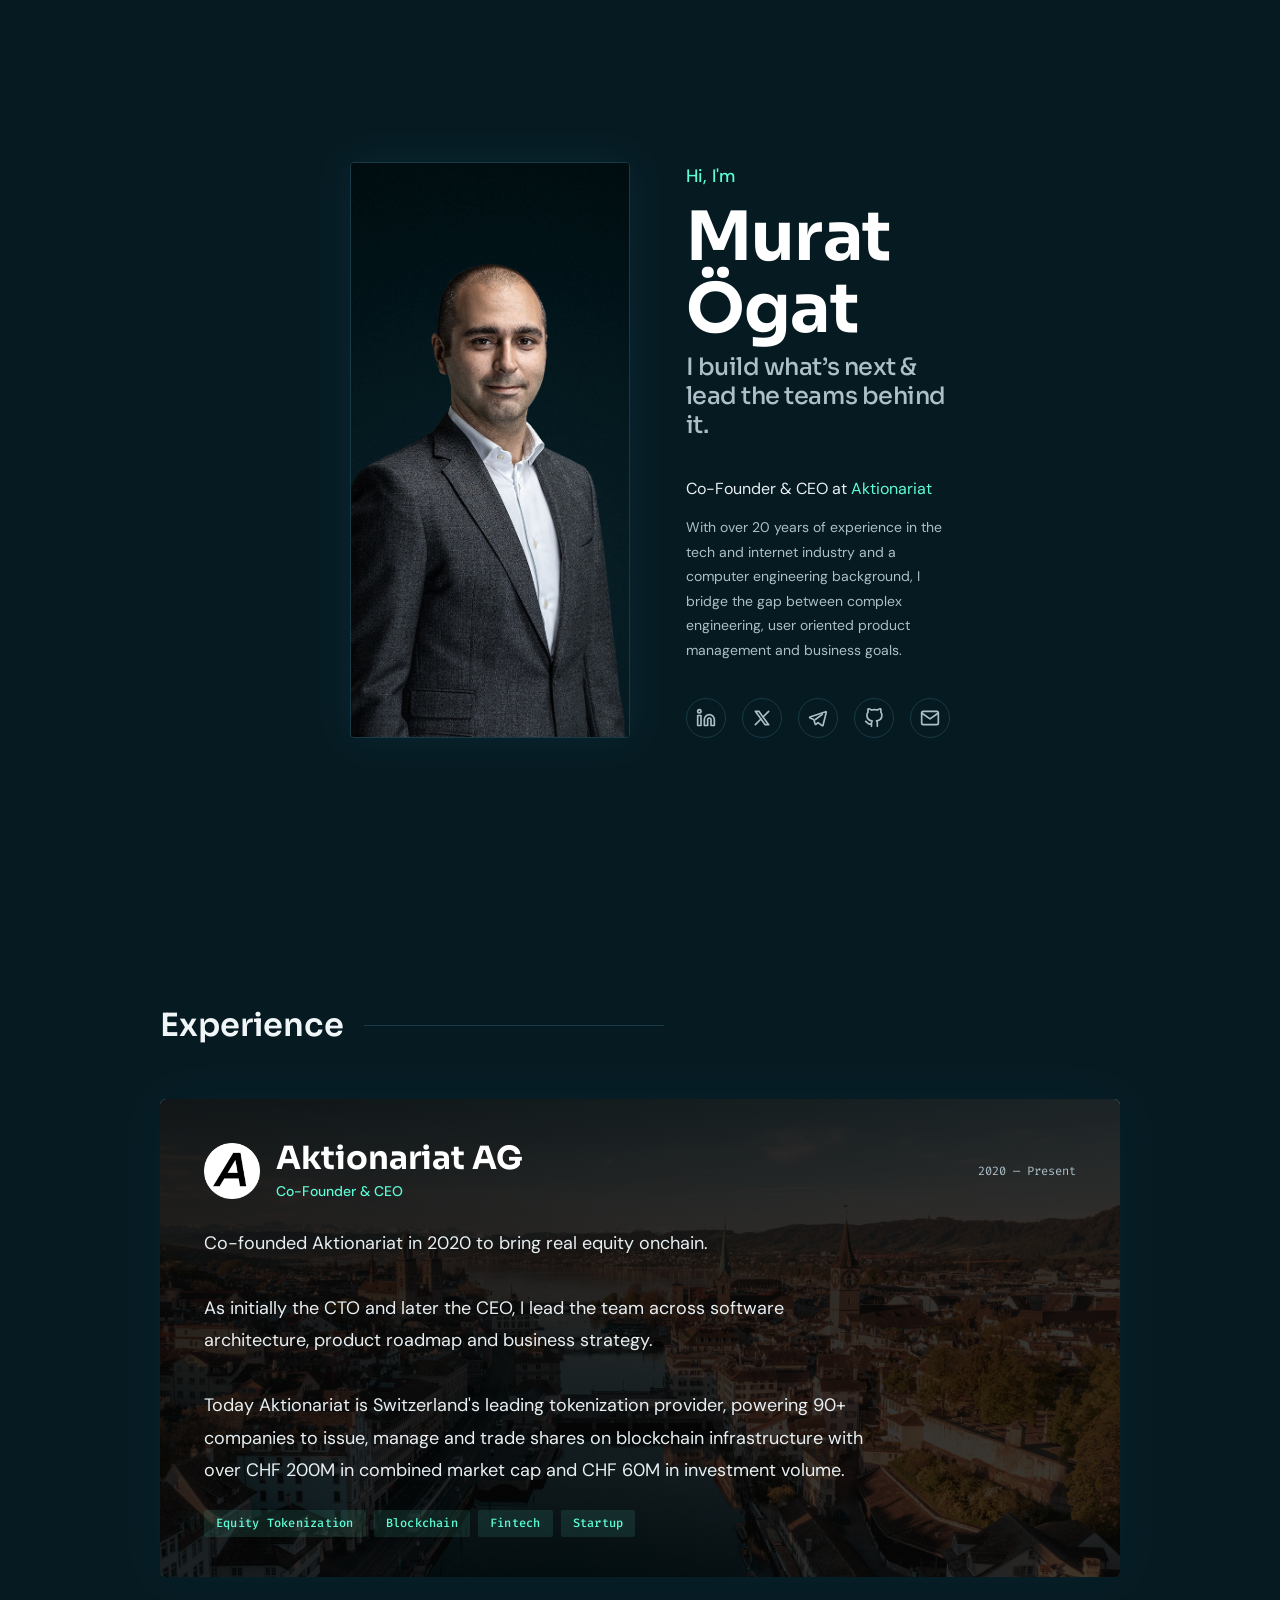
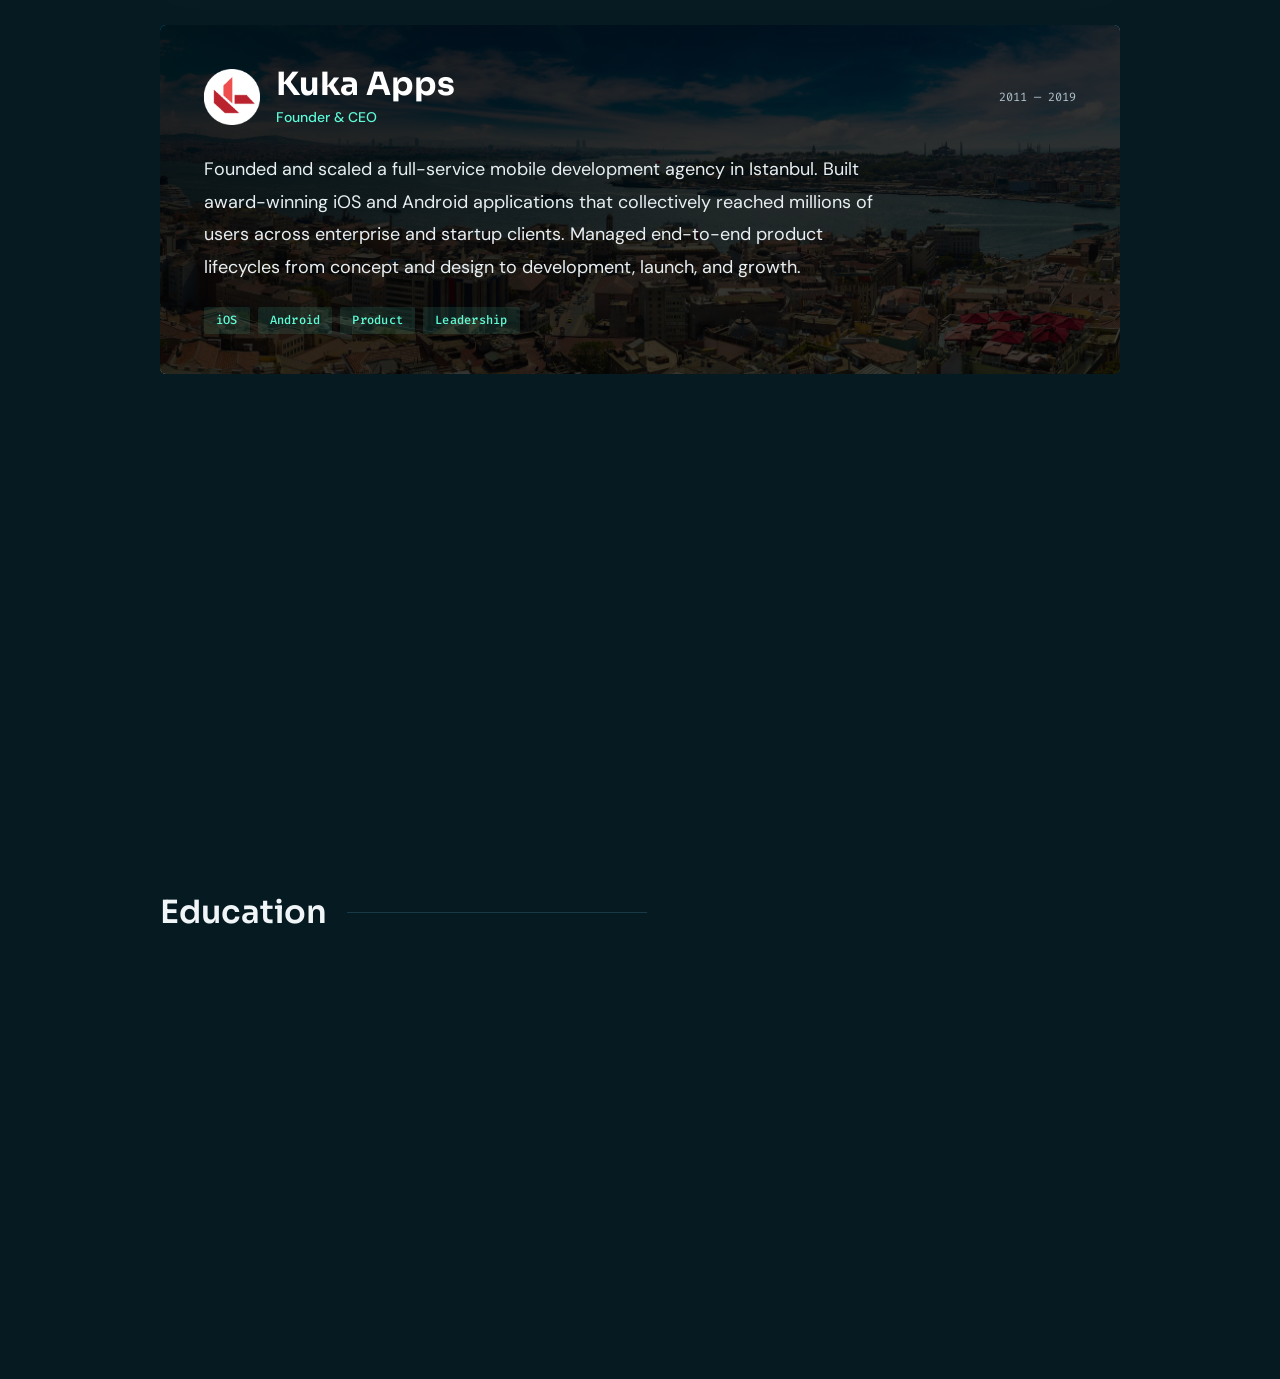
<file: index.html>
<!DOCTYPE html>
<html lang="en" data-theme="dark">
<head>
  <meta charset="UTF-8">
  <meta name="viewport" content="width=device-width, initial-scale=1.0">
  <title>Murat &Ouml;gat</title>
  <meta name="description" content="Computer engineer, tech entrepreneur, builder. 20+ years co-founding companies, building products, and leading teams, from Istanbul to Z&uuml;rich.">
  <meta name="author" content="Murat &Ouml;gat">
  <link rel="icon" href="/favicon.ico" sizes="48x48">
  <link rel="icon" href="assets/favicon.svg" type="image/svg+xml">
  <link rel="icon" href="assets/favicon-192.png" type="image/png" sizes="192x192">
  <link rel="apple-touch-icon" href="assets/apple-touch-icon.png">
  <link rel="manifest" href="/site.webmanifest">
  <link rel="canonical" href="https://muratogat.com/">

  <!-- Open Graph -->
  <meta property="og:title" content="Murat &Ouml;gat &mdash; Computer Engineer, Tech Entrepreneur, Builder">
  <meta property="og:description" content="Computer engineer, tech entrepreneur, builder. 20+ years co-founding companies, building products, and leading teams, from Istanbul to Zürich.">
  <meta property="og:type" content="website">
  <meta property="og:url" content="https://muratogat.com">
  <meta property="og:image" content="https://muratogat.com/assets/images/muratogat.jpg">
  <meta property="og:locale" content="en_US">
  <meta property="og:site_name" content="Murat &Ouml;gat">

  <!-- Twitter Card -->
  <meta name="twitter:card" content="summary">
  <meta name="twitter:site" content="@murat_ogat">
  <meta name="twitter:title" content="Murat &Ouml;gat &mdash; Computer Engineer, Tech Entrepreneur, Builder">
  <meta name="twitter:description" content="Computer engineer, tech entrepreneur, builder. 20+ years co-founding companies, building products, and leading teams, from Istanbul to Zürich.">
  <meta name="twitter:image" content="https://muratogat.com/assets/images/muratogat.jpg">

  <!-- Structured Data -->
  <script type="application/ld+json">
  {
    "@context": "https://schema.org",
    "@type": "Person",
    "name": "Murat Ögat",
    "url": "https://muratogat.com",
    "image": "https://muratogat.com/assets/images/muratogat.jpg",
    "jobTitle": "Computer Engineer, Tech Entrepreneur, Builder",
    "description": "Computer engineer, tech entrepreneur, builder. 20+ years co-founding companies, building products, and leading teams, from Istanbul to Zürich.",
    "worksFor": {
      "@type": "Organization",
      "name": "Aktionariat AG",
      "url": "https://www.aktionariat.com"
    },
    "alumniOf": [
      {
        "@type": "CollegeOrUniversity",
        "name": "University of Amsterdam"
      },
      {
        "@type": "CollegeOrUniversity",
        "name": "Boğaziçi University"
      }
    ],
    "knowsLanguage": ["Turkish", "English", "German"],
    "sameAs": [
      "https://linkedin.com/in/muratogat",
      "https://github.com/muratogat",
      "https://x.com/murat_ogat",
      "https://t.me/muratogat"
    ]
  }
  </script>

  <!-- Fonts -->
  <link rel="preconnect" href="https://fonts.googleapis.com">
  <link rel="preconnect" href="https://fonts.gstatic.com" crossorigin>
  <link href="https://fonts.googleapis.com/css2?family=Sora:wght@400;500;600;700;800&family=DM+Sans:wght@400;500;600;700&family=Fira+Code:wght@400;500&display=swap" rel="stylesheet">

  <!-- Styles -->
  <link rel="stylesheet" href="css/style.css">
</head>
<body>

  <main>
    <!-- Hero -->
    <section class="hero" id="hero">
      <div class="container">
        <div class="hero__card">
          <div class="hero__photo-wrapper">
            <div class="hero__photo-glow"></div>
            <div class="hero__photo">
              <img src="assets/images/muratogat.jpg" alt="Murat &Ouml;gat">
            </div>
          </div>
          <div class="hero__content">
            <p class="hero__greeting">Hi, I'm</p>
            <h1 class="hero__name">Murat &Ouml;gat</h1>
            <h2 class="hero__headline">I build what&rsquo;s next &amp;<br class="mobile-break"> lead the teams behind it.</h2>
            <p class="hero__intro">
              Co-Founder &amp; CEO at <a href="https://www.aktionariat.com" target="_blank" rel="noopener noreferrer">Aktionariat</a>
            </p>
            <p class="hero__intro hero__intro--secondary">
              With over 20 years of experience
              in the tech and internet industry and a computer engineering background, I bridge the gap between complex engineering, user oriented product management and business goals.
            </p>
            <div class="hero__connect">
              <div class="hero__connect-links">
                <a href="https://linkedin.com/in/muratogat" aria-label="LinkedIn" target="_blank" rel="noopener noreferrer">
                  <svg width="20" height="20" viewBox="0 0 24 24" fill="none" stroke="currentColor" stroke-width="2" stroke-linecap="round" stroke-linejoin="round"><path d="M16 8a6 6 0 0 1 6 6v7h-4v-7a2 2 0 0 0-2-2 2 2 0 0 0-2 2v7h-4v-7a6 6 0 0 1 6-6z"/><rect x="2" y="9" width="4" height="12"/><circle cx="4" cy="4" r="2"/></svg>
                </a>
                <a href="https://x.com/murat_ogat" aria-label="X (Twitter)" target="_blank" rel="noopener noreferrer">
                  <svg width="20" height="20" viewBox="0 0 24 24" fill="none" stroke="currentColor" stroke-width="2" stroke-linecap="round" stroke-linejoin="round"><path d="M4 4l11.733 16h4.267l-11.733 -16z"/><path d="M4 20l6.768 -6.768m2.46 -2.46l6.772 -6.772"/></svg>
                </a>
                <a href="https://t.me/muratogat" aria-label="Telegram" target="_blank" rel="noopener noreferrer">
                  <svg width="20" height="20" viewBox="0 0 24 24" fill="none" stroke="currentColor" stroke-width="2" stroke-linecap="round" stroke-linejoin="round"><path d="M21.2 4.4L2.4 10.8c-.6.2-.6 1.1 0 1.3l4.5 1.7 1.7 5.5c.1.4.6.6.9.3l2.5-2.1 4.9 3.6c.4.3 1 .1 1.1-.4L21.9 5.3c.2-.6-.3-1.1-.7-.9z"/><path d="M8.9 13.8l8.2-6.2"/></svg>
                </a>
                <a href="https://github.com/muratogat" aria-label="GitHub" target="_blank" rel="noopener noreferrer">
                  <svg width="20" height="20" viewBox="0 0 24 24" fill="none" stroke="currentColor" stroke-width="2" stroke-linecap="round" stroke-linejoin="round"><path d="M9 19c-5 1.5-5-2.5-7-3m14 6v-3.87a3.37 3.37 0 0 0-.94-2.61c3.14-.35 6.44-1.54 6.44-7A5.44 5.44 0 0 0 20 4.77 5.07 5.07 0 0 0 19.91 1S18.73.65 16 2.48a13.38 13.38 0 0 0-7 0C6.27.65 5.09 1 5.09 1A5.07 5.07 0 0 0 5 4.77a5.44 5.44 0 0 0-1.5 3.78c0 5.42 3.3 6.61 6.44 7A3.37 3.37 0 0 0 9 18.13V22"/></svg>
                </a>
                <a href="mailto:murat@muratogat.com" aria-label="Email">
                  <svg width="20" height="20" viewBox="0 0 24 24" fill="none" stroke="currentColor" stroke-width="2" stroke-linecap="round" stroke-linejoin="round"><path d="M4 4h16c1.1 0 2 .9 2 2v12c0 1.1-.9 2-2 2H4c-1.1 0-2-.9-2-2V6c0-1.1.9-2 2-2z"/><polyline points="22,6 12,13 2,6"/></svg>
                </a>
              </div>
            </div>
          </div>
        </div>
      </div>
    </section>

    <!-- Experience -->
    <section class="section" id="experience">
      <div class="container">
        <h2 class="section__label">
          <span class="section__title">Experience</span>
          <span class="section__line"></span>
        </h2>
        <div class="experience__grid">

          <!-- Aktionariat — Featured -->
          <a href="https://www.aktionariat.com" target="_blank" rel="noopener noreferrer" class="exp-card-hero-wrapper reveal">
            <div class="exp-card-hero-glow"></div>
          <article class="exp-card-hero">
            <div class="exp-card-hero__header">
              <img src="assets/images/logos/aktionariat.png" alt="Aktionariat" class="exp-card-hero__logo">
              <div>
                <h3 class="exp-card-hero__company">Aktionariat AG</h3>
                <span class="exp-card-hero__role">Co-Founder &amp; CEO</span>
              </div>
              <span class="exp-card-hero__dates">2020 &mdash; Present</span>
            </div>
            <p class="exp-card-hero__description">
              Co-founded Aktionariat in 2020 to bring real equity onchain.<br><br>
              As initially the CTO and later the CEO, I lead the team across software
              architecture, product roadmap and business strategy.<br><br>
              Today Aktionariat is Switzerland's leading tokenization provider, powering 90+ companies to issue,
              manage and trade shares on blockchain infrastructure with over CHF 200M in combined market 
              cap and CHF 60M in investment volume.
            </p>
            <div class="exp-card-hero__tags">
              <span class="tag">Equity Tokenization</span>
              <span class="tag">Blockchain</span>
              <span class="tag">Fintech</span>
              <span class="tag">Startup</span>
            </div>
          </article>
          </a>

          <!-- Kuka Apps -->
          <a href="https://kukapps.com/" target="_blank" rel="noopener noreferrer" class="exp-card-hero-wrapper reveal">
            <article class="exp-card-hero exp-card-hero--kuka">
              <div class="exp-card-hero__header">
                <img src="assets/images/logos/kukaapps.png" alt="Kuka Apps" class="exp-card-hero__logo">
                <div>
                  <h3 class="exp-card-hero__company">Kuka Apps</h3>
                  <span class="exp-card-hero__role">Founder &amp; CEO</span>
                </div>
                <span class="exp-card-hero__dates">2011 &mdash; 2019</span>
              </div>
              <p class="exp-card-hero__description">
                Founded and scaled a full-service mobile development agency in Istanbul.
                Built award-winning iOS and Android applications that collectively reached millions
                of users across enterprise and startup clients. Managed end-to-end
                product lifecycles from concept and design to development, launch,
                and growth.
              </p>
              <div class="exp-card-hero__tags">
                <span class="tag">iOS</span>
                <span class="tag">Android</span>
                <span class="tag">Product</span>
                <span class="tag">Leadership</span>
              </div>
            </article>
          </a>

          <!-- Past Experience -->
          <div class="exp-card-hero-wrapper reveal">
            <article class="exp-card-hero exp-card-hero--agencies">
              <div class="exp-card-hero__header">
                <div>
                  <h3 class="exp-card-hero__company">Others</h3>
                  <span class="exp-card-hero__role">Project Manager, Software Architect, Business Developer, Digital Channel Manager, Always a Developer</span>
                </div>
              </div>
              <p class="exp-card-hero__description">
                20+ years spent in tech industry, working in various roles across software development, project management, business development and digital channel management.
              </p>
            </article>
          </div>

        </div>
      </div>
    </section>

    <!-- Education -->
    <section class="section" id="education">
      <div class="container">
        <h2 class="section__label">
          <span class="section__title">Education</span>
          <span class="section__line"></span>
        </h2>
        <div class="education__grid">

          <a href="https://abs.uva.nl/" target="_blank" rel="noopener noreferrer" class="edu-card reveal">
            <div class="edu-card__visual edu-card__visual--uva">
              <div class="edu-card__overlay"></div>
              <div class="edu-card__content">
                <h3 class="edu-card__school">University of Amsterdam</h3>
                <p class="edu-card__degree">MBA</p>
                <p class="edu-card__location">Amsterdam, Netherlands</p>
              </div>
            </div>
          </a>

          <a href="https://bogazici.edu.tr/en" target="_blank" rel="noopener noreferrer" class="edu-card reveal">
            <div class="edu-card__visual edu-card__visual--boun">
              <div class="edu-card__overlay"></div>
              <div class="edu-card__content">
                <h3 class="edu-card__school">Bo&#287;azi&ccedil;i University</h3>
                <p class="edu-card__degree">MSc Computer Engineering</p>
                <p class="edu-card__location">Istanbul, Turkey</p>
              </div>
            </div>
          </a>

          <a href="https://en.wikipedia.org/wiki/Istanbul_High_School" target="_blank" rel="noopener noreferrer" class="edu-card reveal">
            <div class="edu-card__visual edu-card__visual--iel">
              <div class="edu-card__overlay"></div>
              <div class="edu-card__content">
                <h3 class="edu-card__school">İstanbul Erkek Lisesi</h3>
                <p class="edu-card__degree">High School</p>
                <p class="edu-card__location">Istanbul, Turkey</p>
              </div>
            </div>
          </a>

        </div>
      </div>
    </section>
  </main>

  <footer class="footer"></footer>

  <script src="js/main.js"></script>
</body>
</html>
</file>
<file: css/style.css>
/* ==========================================================================
   muratogat.com — Styles
   Sora (headings) + DM Sans (body) + Fira Code (labels)
   ========================================================================== */

/* --- Reset & Base --- */
*,
*::before,
*::after {
  margin: 0;
  padding: 0;
  box-sizing: border-box;
}

/* --- Design Tokens --- */
:root {
  /* Dark theme — matched to profile photo background */
  --bg:             #061a21;
  --bg-alt:         #0c2630;
  --bg-card:        #0c2630;
  --border:         #183a47;
  --text:           #e8eff2;
  --text-light:     #adbfc8;
  --text-heading:   #f0f5f7;
  --text-bright:    #ffffff;
  --accent:         #5ffbd6;
  --accent-tint:    rgba(95, 251, 214, 0.1);
  --shadow:         rgba(3, 12, 16, 0.7);

  /* Typography */
  --font-display: 'Sora', -apple-system, BlinkMacSystemFont, 'Segoe UI', sans-serif;
  --font-sans: 'DM Sans', -apple-system, BlinkMacSystemFont, 'Segoe UI', sans-serif;
  --font-mono: 'Fira Code', 'SF Mono', 'Roboto Mono', 'Consolas', monospace;

  /* Font sizes */
  --fz-xxs:     12px;
  --fz-xs:      13px;
  --fz-sm:      14px;
  --fz-md:      16px;
  --fz-lg:      18px;
  --fz-xl:      20px;
  --fz-xxl:     22px;
  --fz-heading: 32px;

  /* Layout */
  --container:  1080px;

  /* Transitions */
  --easing: cubic-bezier(0.645, 0.045, 0.355, 1);
  --transition: all 0.25s cubic-bezier(0.645, 0.045, 0.355, 1);
}

/* --- Global --- */
html {
  scroll-behavior: smooth;
}

body {
  font-family: var(--font-sans);
  font-size: var(--fz-md);
  line-height: 1.6;
  color: var(--text);
  background-color: var(--bg);
  -webkit-font-smoothing: antialiased;
  -moz-osx-font-smoothing: grayscale;
}

@media (max-width: 480px) {
  body {
    font-size: var(--fz-sm);
  }
}

::selection {
  background-color: var(--accent);
  color: var(--bg);
}

a {
  color: var(--accent);
  text-decoration: none;
  transition: var(--transition);
}

a:hover {
  opacity: 0.8;
}

strong {
  color: var(--text-heading);
  font-weight: 600;
}

img {
  max-width: 100%;
  display: block;
}

/* --- Container --- */
.container {
  max-width: var(--container);
  margin: 0 auto;
  padding: 0 60px;
}

@media (max-width: 768px) {
  .container { padding: 0 32px; }
}
@media (max-width: 480px) {
  .container { padding: 0 20px; }
}

/* --- Hero --- */
.hero {
  min-height: 100vh;
  display: flex;
  align-items: center;
  padding: 80px 0;
}

.hero__card {
  display: flex;
  align-items: stretch;
  gap: 56px;
  width: 100%;
  /* Golden ratio feel: photo ~38.2%, content ~61.8% */
}

.hero__photo-wrapper {
  flex: 0 0 280px;
  min-height: 360px;
  position: relative;
}

.hero__photo-glow {
  position: absolute;
  inset: -4px;
  background-color: #1a6080;
  opacity: 0.15;
  filter: blur(20px);
  border-radius: 4px;
  transition: opacity 1s ease;
}

.hero__photo-wrapper:hover .hero__photo-glow {
  opacity: 0.35;
}

.hero__photo {
  position: relative;
  width: 100%;
  height: 100%;
  min-height: 360px;
  border-radius: 4px;
  overflow: hidden;
  background-color: var(--bg-alt);
  border: 1px solid var(--border);
}

.hero__photo img {
  width: 100%;
  height: 100%;
  object-fit: cover;
  position: absolute;
  inset: 0;
}

.hero__content {
  flex: 1;
  display: flex;
  flex-direction: column;
  justify-content: center;
}

.hero__greeting {
  font-family: var(--font-sans);
  font-size: var(--fz-lg);
  font-weight: 500;
  color: var(--accent);
  margin-bottom: 12px;
}

.hero__name {
  font-family: var(--font-display);
  font-size: clamp(44px, 6vw, 68px);
  font-weight: 700;
  color: var(--text-bright);
  line-height: 1.05;
  letter-spacing: -0.01em;
}

.hero__headline {
  font-family: var(--font-display);
  font-size: clamp(18px, 2.5vw, 24px);
  font-weight: 500;
  color: var(--text-light);
  line-height: 1.2;
  margin-top: 8px;
  letter-spacing: -0.02em;
}

.hero__intro {
  margin-top: 36px;
  max-width: 520px;
  font-size: var(--fz-md);
  line-height: 1.75;
  color: var(--text);
}

.hero__intro--secondary {
  margin-top: 12px;
  font-size: var(--fz-sm);
  color: var(--text-light);
}

.hero__connect {
  margin-top: 36px;
  display: flex;
  align-items: center;
}

.hero__connect-label {
  font-family: var(--font-sans);
  font-size: var(--fz-md);
  font-weight: 500;
  color: var(--accent);
  margin-right: 20px;
}

.hero__connect-links {
  display: flex;
  align-items: center;
  gap: 16px;
}

.hero__connect-links a {
  color: var(--text-light);
  display: flex;
  align-items: center;
  justify-content: center;
  padding: 8px;
  border: 1px solid var(--border);
  border-radius: 50%;
  width: 40px;
  height: 40px;
  transition: var(--transition);
}

.hero__connect-links a:hover {
  color: var(--accent);
  border-color: var(--accent);
  opacity: 1;
  transform: translateY(-2px);
}

/* --- Sections --- */
.section {
  padding: 100px 0;
}

@media (max-width: 768px) {
  .section { padding: 80px 0; }
}
@media (max-width: 480px) {
  .section { padding: 60px 0; }
}

.section__label {
  display: flex;
  align-items: center;
  gap: 10px;
  margin-bottom: 48px;
  white-space: nowrap;
}

.section__number {
  font-family: var(--font-mono);
  font-size: var(--fz-sm);
  font-weight: 400;
  color: var(--accent);
}

.section__title {
  font-family: var(--font-display);
  font-size: clamp(24px, 4vw, 32px);
  font-weight: 600;
  color: var(--text-heading);
}

.section__line {
  flex: 1;
  height: 1px;
  background-color: var(--border);
  margin-left: 10px;
  max-width: 300px;
}

/* --- Tags --- */
.tag {
  font-family: var(--font-mono);
  font-size: var(--fz-xxs);
  font-weight: 500;
  color: var(--accent);
  background-color: var(--accent-tint);
  padding: 4px 12px;
  border-radius: 2px;
  letter-spacing: 0.02em;
}

/* --- Experience --- */
.experience__grid {
  display: flex;
  flex-direction: column;
  gap: 48px;
}

/* Aktionariat — Featured Hero Card */
.exp-card-hero-wrapper {
  position: relative;
  display: block;
  text-decoration: none;
  color: inherit;
  cursor: pointer;
}

.exp-card-hero-glow {
  position: absolute;
  inset: -6px;
  background-color: #1a6080;
  opacity: 0.08;
  filter: blur(28px);
  border-radius: 12px;
}

.exp-card-hero {
  position: relative;
  border-radius: 6px;
  padding: 40px 44px;
  overflow: hidden;
  background: url('../assets/images/zurich.jpg') center / cover no-repeat;
}

.exp-card-hero::before {
  content: '';
  position: absolute;
  inset: 0;
  background: linear-gradient(160deg, rgba(0, 0, 0, 0.88) 0%, rgba(0, 0, 0, 0.75) 100%);
  z-index: 0;
}

.exp-card-hero > * {
  position: relative;
  z-index: 1;
}

.exp-card-hero--kuka {
  background-image: url('../assets/images/istanbul.jpg');
}

.exp-card-hero--agencies {
  background:
    radial-gradient(ellipse 50% 70% at 20% 80%, rgba(26, 96, 128, 0.12) 0%, transparent 70%),
    radial-gradient(ellipse 60% 50% at 85% 30%, rgba(26, 96, 128, 0.08) 0%, transparent 70%),
    var(--bg-alt);
}

.exp-card-hero--agencies::before {
  background: none;
}

.exp-card-hero__header {
  display: flex;
  align-items: center;
  gap: 16px;
  margin-bottom: 24px;
}

.exp-card-hero__logo {
  width: 56px;
  height: 56px;
  object-fit: contain;
  flex-shrink: 0;
}

.exp-card-hero__company {
  font-family: var(--font-display);
  font-size: clamp(24px, 3vw, 32px);
  font-weight: 700;
  color: var(--text-bright);
  line-height: 1.2;
}

.exp-card-hero__role {
  font-size: var(--fz-sm);
  color: var(--accent);
  font-weight: 500;
}

.exp-card-hero__dates {
  font-family: var(--font-mono);
  font-size: var(--fz-xxs);
  color: var(--text-light);
  margin-left: auto;
  white-space: nowrap;
}

.exp-card-hero__description {
  font-size: var(--fz-lg);
  line-height: 1.8;
  color: var(--text);
  max-width: 680px;
}

.exp-card-hero__tags {
  margin-top: 24px;
  display: flex;
  flex-wrap: wrap;
  gap: 8px;
}

/* Regular Experience Cards */
.exp-card {
  padding: 32px 0;
  border-bottom: 1px solid var(--border);
}

.exp-card:last-child {
  border-bottom: none;
}

.exp-card__header {
  display: flex;
  align-items: center;
  gap: 16px;
  margin-bottom: 16px;
}

.exp-card__logo {
  width: 48px;
  height: 48px;
  object-fit: contain;
  flex-shrink: 0;
}

.exp-card__company {
  font-family: var(--font-display);
  font-size: clamp(var(--fz-lg), 2.5vw, 22px);
  font-weight: 700;
  color: var(--text-bright);
  line-height: 1.2;
}

.exp-card__role {
  font-size: var(--fz-sm);
  color: var(--accent);
  font-weight: 500;
}

.exp-card__dates {
  font-family: var(--font-mono);
  font-size: var(--fz-xxs);
  color: var(--text-light);
  margin-left: auto;
  white-space: nowrap;
}

.exp-card__description {
  font-size: var(--fz-md);
  line-height: 1.75;
  color: var(--text);
  max-width: 640px;
}

.exp-card__tags {
  margin-top: 16px;
  display: flex;
  flex-wrap: wrap;
  gap: 8px;
}

/* Company Logos Row */
.exp-card__company-logos {
  display: flex;
  align-items: center;
  gap: 24px;
  margin-top: 20px;
  flex-wrap: wrap;
}

.company-logo {
  height: 36px;
  display: flex;
  align-items: center;
  opacity: 0.6;
  transition: opacity 0.3s ease;
}

.company-logo:hover {
  opacity: 1;
}

.company-logo img {
  height: 100%;
  width: auto;
  object-fit: contain;
  filter: brightness(0) invert(1);
}

.company-logo__text {
  font-family: var(--font-display);
  font-size: var(--fz-lg);
  font-weight: 700;
  color: var(--text-bright);
  white-space: nowrap;
}

/* --- Education --- */
.education__grid {
  display: grid;
  grid-template-columns: repeat(3, 1fr);
  gap: 24px;
}

a.edu-card {
  text-decoration: none;
  color: inherit;
  display: block;
}

.edu-card__visual {
  position: relative;
  width: 100%;
  aspect-ratio: 4 / 3;
  border-radius: 6px;
  overflow: hidden;
  background: center / cover no-repeat;
  display: flex;
  align-items: flex-end;
}

.edu-card__overlay {
  position: absolute;
  inset: 0;
  background: linear-gradient(0deg, rgba(0, 0, 0, 0.92) 0%, rgba(0, 0, 0, 0.55) 50%, rgba(0, 0, 0, 0.35) 100%);
}

.edu-card__visual--uva {
  background-image: url('../assets/images/uva.jpg');
}

.edu-card__visual--boun {
  background-image: url('../assets/images/boun.jpg');
}

.edu-card__visual--iel {
  background-image: url('../assets/images/iel.jpg');
}

.edu-card__content {
  position: relative;
  z-index: 1;
  padding: 20px;
  text-align: left;
}

.edu-card__school {
  font-family: var(--font-display);
  font-size: var(--fz-lg);
  font-weight: 700;
  color: var(--text-bright);
  line-height: 1.3;
  margin-bottom: 4px;
}

.edu-card__degree {
  font-size: var(--fz-sm);
  color: var(--accent);
  font-weight: 500;
  margin-bottom: 4px;
}

.edu-card__location {
  font-family: var(--font-mono);
  font-size: var(--fz-xxs);
  color: var(--text-light);
}

/* --- Footer --- */
.footer {
  padding: 24px 0 40px;
  text-align: center;
}

.footer__socials {
  display: flex;
  align-items: center;
  justify-content: center;
  gap: 24px;
  margin-bottom: 20px;
}

.footer__socials a {
  color: var(--text-light);
  display: flex;
  padding: 8px;
  transition: var(--transition);
}

.footer__socials a:hover {
  color: var(--accent);
  opacity: 1;
  transform: translateY(-3px);
}

.footer__credit {
  font-family: var(--font-mono);
  font-size: var(--fz-xxs);
  color: var(--text-light);
}

/* --- Mobile-only line break --- */
.mobile-break {
  display: none;
}

/* --- Scroll Reveal --- */
.reveal {
  opacity: 0;
  transform: translateY(20px);
  transition: opacity 0.6s var(--easing), transform 0.6s var(--easing);
}

.reveal--visible {
  opacity: 1;
  transform: translateY(0);
}

/* --- Responsive --- */
@media (max-width: 768px) {
  .hero__card {
    flex-direction: column;
    gap: 32px;
  }

  .hero__photo-wrapper {
    flex: none;
    width: 220px;
    min-height: 280px;
    align-self: center;
  }

  .hero__photo {
    min-height: 280px;
  }

  .exp-card-hero {
    padding: 28px 24px;
  }

  .exp-card-hero__header {
    flex-wrap: wrap;
  }

  .exp-card-hero__dates {
    margin-left: 0;
    width: 100%;
  }

  .exp-card__header {
    flex-wrap: wrap;
  }

  .exp-card__dates {
    margin-left: 0;
    width: 100%;
  }

  .mobile-break {
    display: block;
  }

  .education__grid {
    grid-template-columns: 1fr;
    gap: 32px;
  }
}

@media (max-width: 480px) {
  .hero {
    padding: 60px 0;
    min-height: auto;
  }

  .hero__photo-wrapper {
    width: 180px;
    min-height: 230px;
  }

  .hero__photo {
    min-height: 230px;
  }

  .hero__connect-links {
    gap: 12px;
  }

  .hero__connect-links a {
    width: 36px;
    height: 36px;
  }
}
</file>
